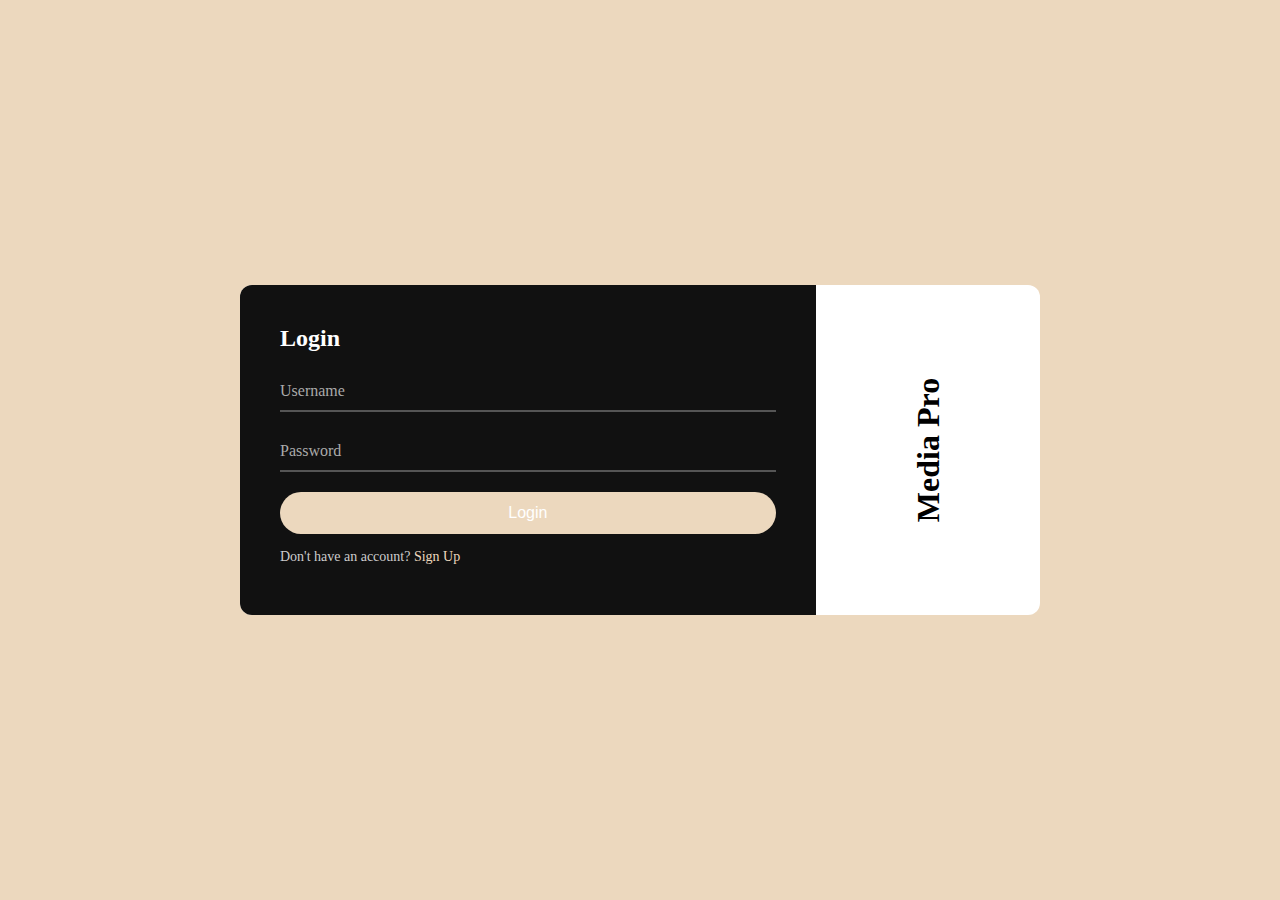
<file: index.html>
<!DOCTYPE html>
<html lang="en">

<head>
  <meta charset="UTF-8">
  <meta name="viewport" content="width=device-width, initial-scale=1.0">
  <title>Login</title>
  <link rel="icon" href="media1.ico" type="image/x-icon">

  <link rel="stylesheet" href="CSS/style.css"> 
</head>

<body>

  <div class="container">
    <div class="form-box">
      <h2 id="form-title">Login</h2>
      <form id="authForm">
        <div class="input-box">
          <input type="text" id="username" required>
          <label>Username</label>
        </div>
        <div class="input-box">
          <input type="password" id="password" required>
          <label>Password</label>
        </div>
        <button type="submit" id="submitBtn">Login</button>
      </form>
      <p id="toggle-text">Don't have an account?
        <span id="toggle-link">Sign Up</span>
      </p>
      <p id="message"></p>
    </div>

    <div class="welcome-box">
      <h1>Media Pro</h1>
    </div>

  </div>

  <script src="JS/index.js"></script>
</body>

</html>
</file>
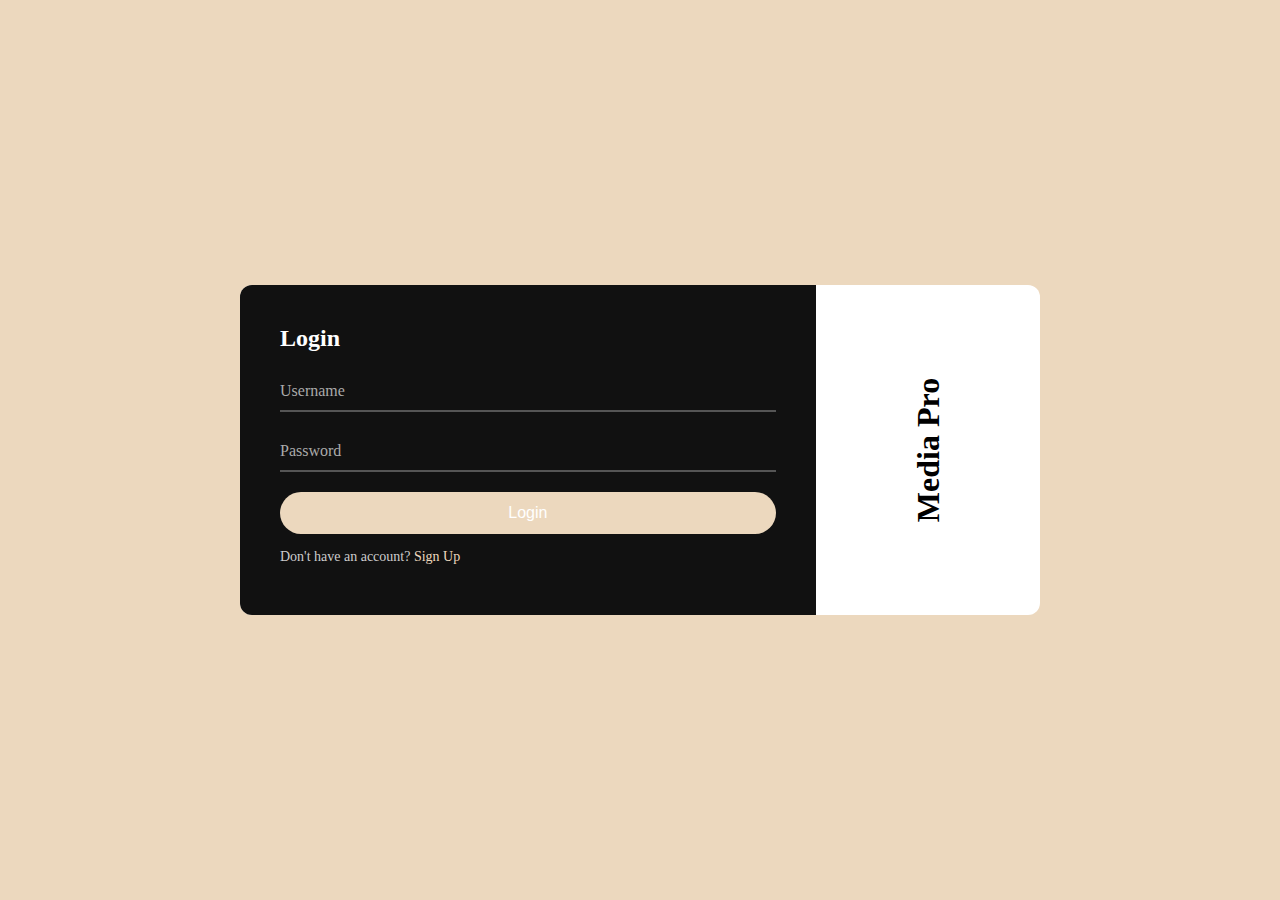
<file: HTML/index.html>
<!DOCTYPE html>
<html lang="en">

<head>
  <meta charset="UTF-8">
  <meta name="viewport" content="width=device-width, initial-scale=1.0">
  <title>Login</title>
  <link rel="icon" href="../media1.ico" type="image/x-icon">

  <link rel="stylesheet" href="../CSS/style.css"> 
</head>

<body>

  <div class="container">
    <div class="form-box">
      <h2 id="form-title">Login</h2>
      <form id="authForm">
        <div class="input-box">
          <input type="text" id="username" required>
          <label>Username</label>
        </div>
        <div class="input-box">
          <input type="password" id="password" required>
          <label>Password</label>
        </div>
        <button type="submit" id="submitBtn">Login</button>
      </form>
      <p id="toggle-text">Don't have an account?
        <span id="toggle-link">Sign Up</span>
      </p>
      <p id="message"></p>
    </div>

    <div class="welcome-box">
      <h1>Media Pro</h1>
    </div>

  </div>

  <script src="../JS/index.js"></script>
</body>


</html>
</file>
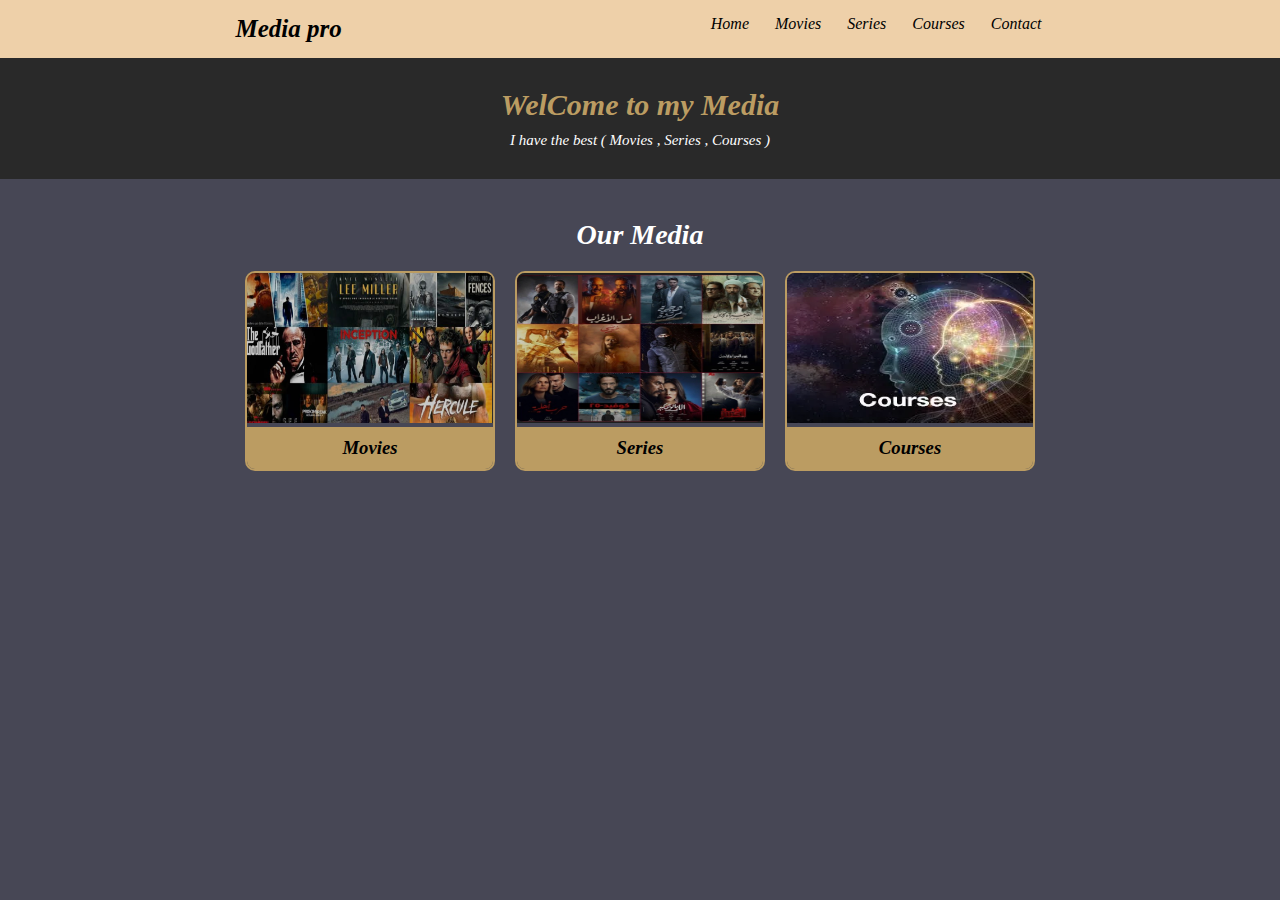
<file: Home.html>
<!DOCTYPE html>
<html lang="en">
<head>
    <meta charset="UTF-8">
    <meta name="viewport" content="width=device-width, initial-scale=1.0">
    <title>Media pro</title>
    <link rel="icon" href="../media1.ico" type="image/x-icon">
    <link rel="stylesheet" href="CSS/Home.css">
</head>
<body>
    <header>
        <h1 class="logo">Media pro</h1>
            <nav>
                <ul>
                    <li><a href="Home.html">Home</a></li>
                    <li><a href="Movies.html" target="_blank">Movies</a></li>
                    <li><a href="Series.html" target="_blank">Series</a></li>
                    <li><a href="Courses.html" target="_blank">Courses</a></li>
                    <li><a href="Contact.html" target="_blank">Contact</a></li>
                </ul>
            </nav>
    </header>

    <section class="welcome">
        <h2>WelCome to my Media</h2>
        <P>I have the best ( Movies , Series , Courses )</P>
    </section>

    <section class="all">
        <h2>Our Media</h2>
        <div class="Media">
            <div class="mov">
                <a href="Movies.html" target="_blank"><img src="photo/movies 1.png" alt="Movies"></a>
                <a href="Movies.html" target="_blank"><h3>Movies</h3></a>
            </div>
            <div class="mov">
                <a href="Series.html" target="_blank"><img src="photo/series 1..png" alt="Series" ></a>
                <a href="Series.html" target="_blank"><h3>Series</h3></a>
            </div>
            <div class="mov">
                <a href="Courses.html" target="_blank"><img src="Courses/Courses1.png" alt="Videos"></a>
                <a href="Courses.html" target="_blank" ><h3>Courses</h3></a>
            </div>
        </div>
    </section>


    <!-- <div class="card">
        <div class="card-header">
          Featured
        </div>
        <div class="card-body">
          <h5 class="card-title">Special title treatment</h5>
          <p class="card-text">With supporting text below as a natural lead-in to additional content.</p>
          <a href="#" class="btn btn-primary">Go somewhere</a>
        </div>
      </div> -->
</body>

</html>
</file>
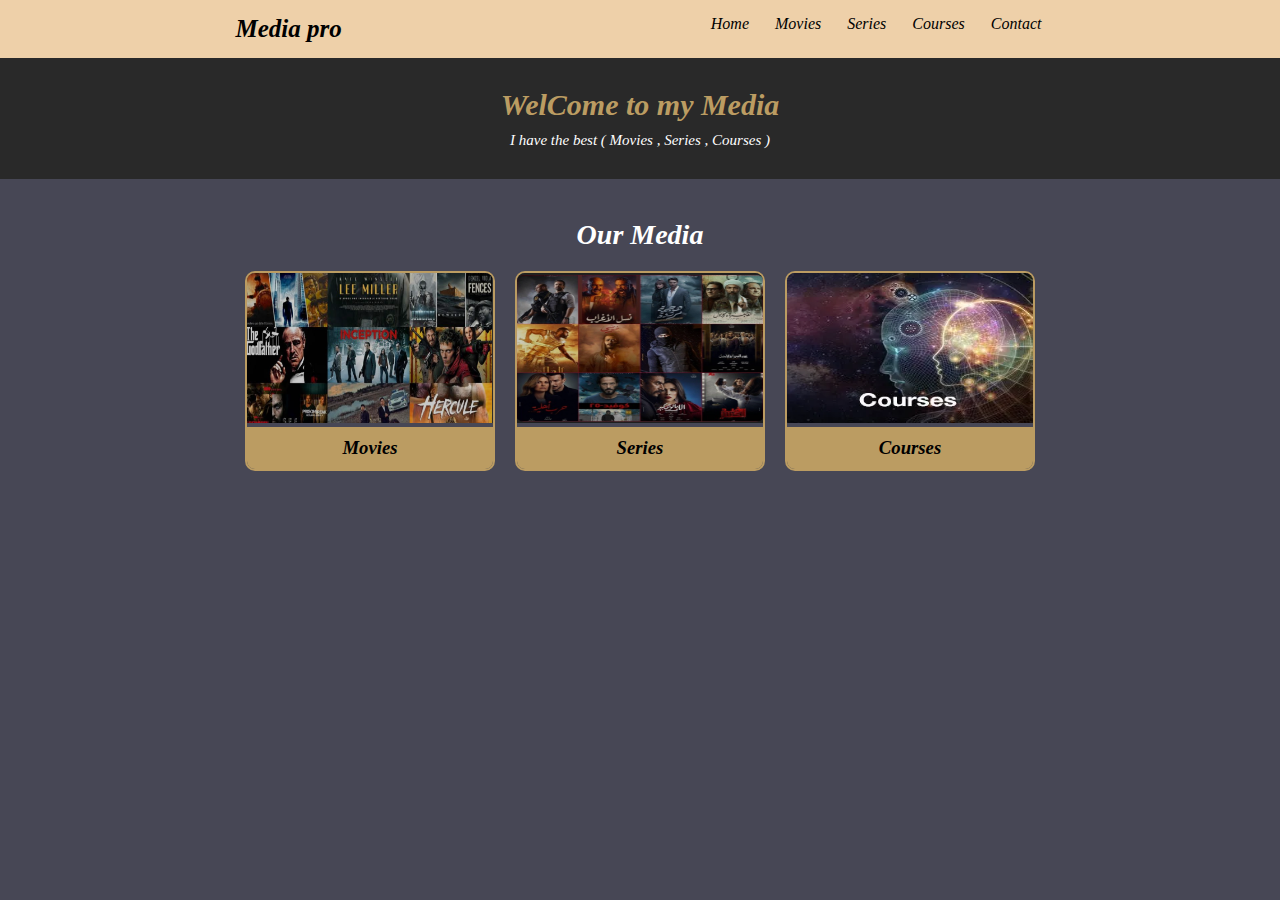
<file: HTML/Home.html>
<!DOCTYPE html>
<html lang="en">
<head>
    <meta charset="UTF-8">
    <meta name="viewport" content="width=device-width, initial-scale=1.0">
    <title>Media pro</title>
    <link rel="icon" href="../media1.ico" type="image/x-icon">
    <link rel="stylesheet" href="../CSS/Home.css">
</head>
<body>
    <header>
        <h1 class="logo">Media pro</h1>
            <nav>
                <ul>
                    <li><a href="Home.html">Home</a></li>
                    <li><a href="Movies.html" target="_blank">Movies</a></li>
                    <li><a href="Series.html" target="_blank">Series</a></li>
                    <li><a href="Courses.html" target="_blank">Courses</a></li>
                    <li><a href="Contact.html" target="_blank">Contact</a></li>
                </ul>
            </nav>
    </header>

    <section class="welcome">
        <h2>WelCome to my Media</h2>
        <P>I have the best ( Movies , Series , Courses )</P>
    </section>

    <section class="all">
        <h2>Our Media</h2>
        <div class="Media">
            <div class="mov">
                <a href="Movies.html" target="_blank"><img src="../photo/movies 1.png" alt="Movies"></a>
                <a href="Movies.html" target="_blank"><h3>Movies</h3></a>
            </div>
            <div class="mov">
                <a href="Series.html" target="_blank"><img src="../photo/series 1..png" alt="Series" ></a>
                <a href="Series.html" target="_blank"><h3>Series</h3></a>
            </div>
            <div class="mov">
                <a href="Courses.html" target="_blank"><img src="../Courses/Courses1.png" alt="Videos"></a>
                <a href="Courses.html" target="_blank" ><h3>Courses</h3></a>
            </div>
        </div>
    </section>


    <!-- <div class="card">
        <div class="card-header">
          Featured
        </div>
        <div class="card-body">
          <h5 class="card-title">Special title treatment</h5>
          <p class="card-text">With supporting text below as a natural lead-in to additional content.</p>
          <a href="#" class="btn btn-primary">Go somewhere</a>
        </div>
      </div> -->
</body>
</html>
</file>
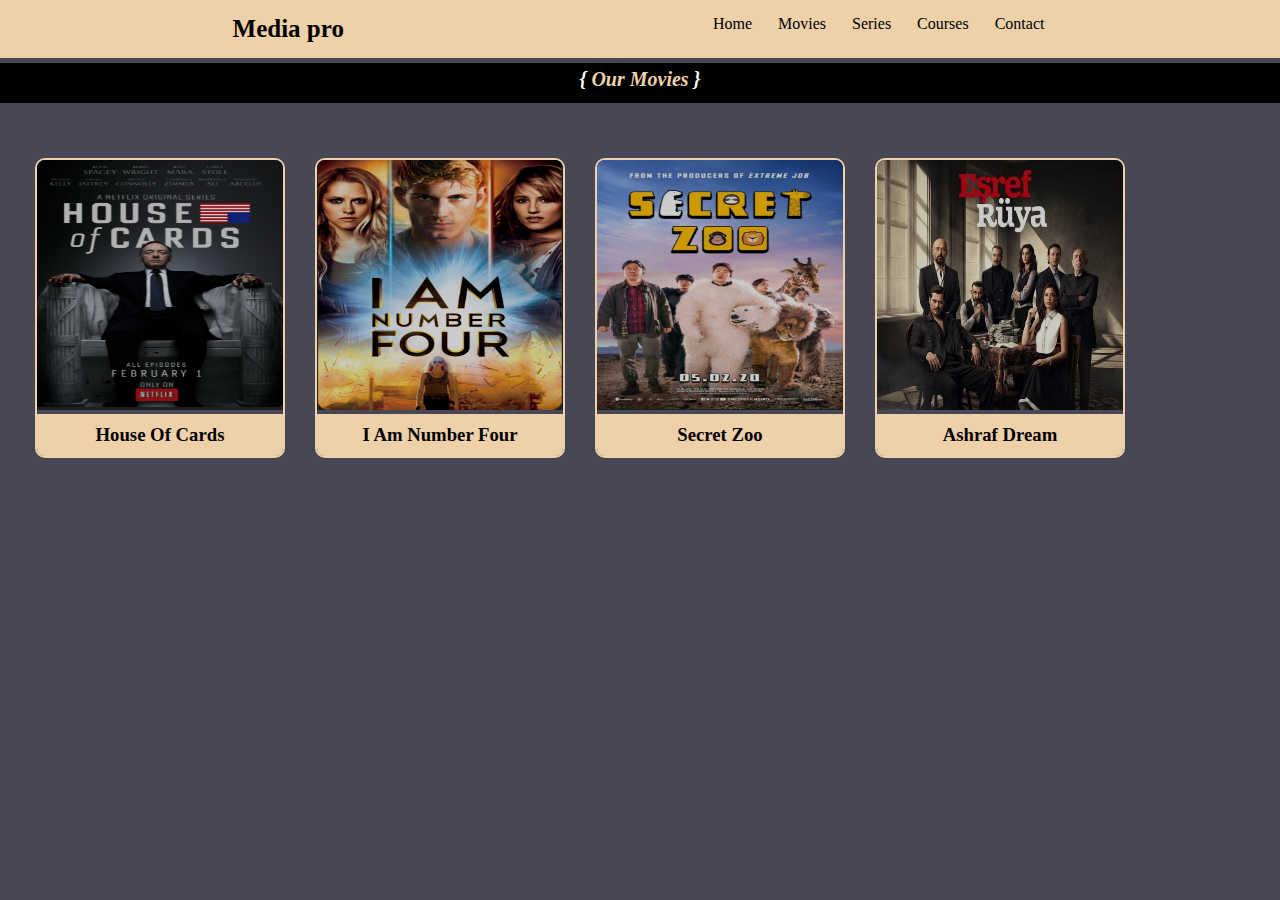
<file: HTML/Movies.html>
<!DOCTYPE html>
<html lang="en">

<head>
    <meta charset="UTF-8">
    <meta name="viewport" content="width=device-width, initial-scale=1.0">
    <title>Movies</title>
    <link rel="icon" href="../media1.ico" type="image/x-icon">
    <link rel="stylesheet" href="../CSS/Movies.css">
</head>

<body>

    <header>
        <h1 class="logo">Media pro</h1>
        <nav>
            <ul>
                <li><a href="Home.html" target="_blank">Home</a></li>
                <li><a href="Movies.html">Movies</a></li>
                <li><a href="Series.html" target="_blank">Series</a></li>
                <li><a href="Courses.html" target="_blank">Courses</a></li>
                <li><a href="Contact.html" target="_blank">Contact</a></li>
            </ul>
        </nav>
    </header>
    <section class="movies">
        <h2>{ <span>Our Movies</span> }</h2>
    </section>

    <section class="contener">
        <div class="allmov">
            <div class="film">
                <a href="../Movies/(House Of Cards -S1-E1).mp4"><img src="../Movies/house of cards.png"
                        alt="first film"></a>
                <a href="../Movies/(House Of Cards -S1-E1).mp4">
                    <h3>House Of Cards</h3>
                </a>
            </div>
            <div class="film">
                <a href="../Movies/I am Number Four (2011).mp4"><img src="../Movies/i am number 4.png"
                        alt="second film"></a>
                <a href="../Movies/I am Number Four (2011).mp4">
                    <h3>I Am Number Four</h3>
                </a>
            </div>
            <div class="film">
                <a href="../Movies/Secret Zoo (2020).mp4"><img src="../Movies/Secret Zoo ph.png" alt="second film"></a>
                <a href="../Movies/Secret Zoo (2020).mp4">
                    <h3>Secret Zoo</h3>
                </a>
            </div>
            <div class="film">
                <a href="../Movies/حلم اشرف.mp4"><img src="../Movies/حلم أشرف.png" alt="fourth film"></a>
                <a href="../Movies/حلم اشرف.mp4">
                    <h3>Ashraf Dream</h3>
                </a>
            </div>
        </div>
    </section>
</body>

</html>
</file>
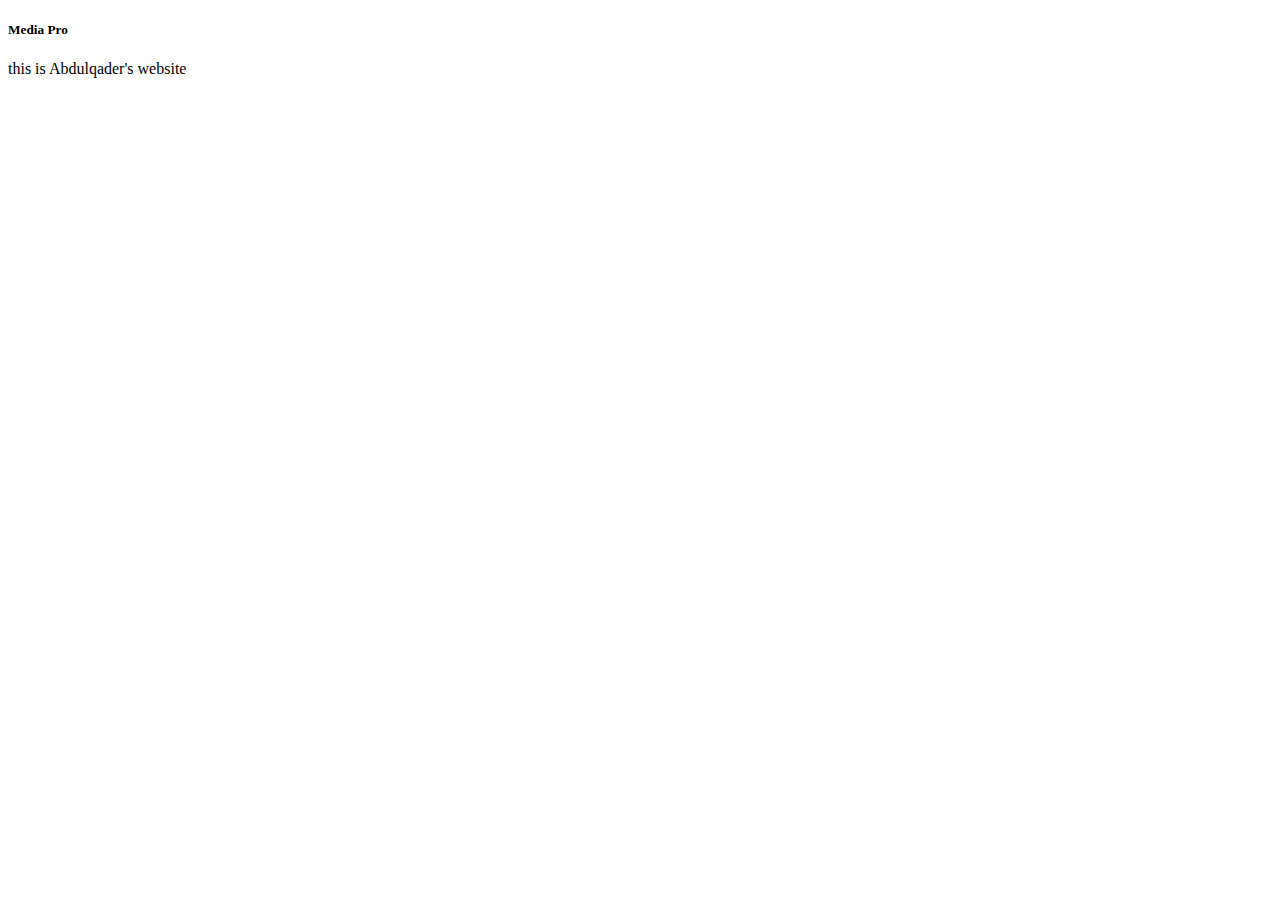
<file: HTML/msg1.html>
<!DOCTYPE html>
<html lang="en">
<head>
    <meta charset="UTF-8">
    <meta name="viewport" content="width=device-width, initial-scale=1.0">
    <title>Document</title>
</head>
<body>
    <h5>Media Pro</h5>
    <p>this is Abdulqader's website </p>
</body>
</html>
</file>
<file: CSS/style.css>
* {
  margin: 0;
  padding: 0;
  box-sizing: border-box;
  }

body {
  min-height: 100vh;
  display: flex;
  align-items: center;
  justify-content: center;
  background-color: rgb(236, 216, 190);
  color: #fff;
}

.container {
  display: flex;
  width: 800px;
  max-width: 95%;
  background: white;
  border-radius: 12px;
  overflow: hidden;
  box-shadow: black;
}

.form-box {
  flex: 1;
  padding: 40px;
  background: #111;

}

.form-box h2 {
  margin-bottom: 20px;
  color: white;
}

.input-box {
  position: relative;
  margin-bottom: 20px;
}

.input-box input {
  width: 100%;
  padding: 10px;
  background: transparent;
  border: none;
  border-bottom: 2px solid #555;
  color: #fff;
  outline: none;
  font-size: 16px;
}

.input-box label {
  position: absolute;
  top: 10px;
  left: 0;
  color: #aaa;
  transition: 0.3s;
}

.input-box input:focus~label,
.input-box input:valid~label {
  top: -15px;
  font-size: 12px;
  color: rgb(236, 216, 190);
}

button {
  width: 100%;
  padding: 12px;
  border: none;
  border-radius: 25px;
  background-color: rgb(236, 216, 190);
  color: white;
  font-size: 16px;
  cursor: pointer;
  transition: 0.3s;
}

button:hover {
  opacity: 0.8;
}

#toggle-text {
  margin-top: 15px;
  font-size: 14px;
  color: #ccc;
}

#toggle-text span {
  color: rgb(236, 216, 190);
  cursor: pointer;
}

#message {
  margin-top: 10px;
  font-size: 14px;
  text-align: center;
}

.welcome-box {
  display: flex;
  flex-direction: column;
  justify-content: center;
  align-items: center;
  color: black;
  padding: 40px;
  text-align: center;
  transform:rotate(270deg);
 


}
</file>
<file: CSS/Home.css>
*{
    margin: 0;
    padding: 0;
    box-sizing: border-box;
    font-style: italic;
}
body{
    background-color: rgba(65, 65, 79, 0.968);
    color: white;
}

header{
    background-color: rgb(238, 208, 169);
    color: black;
    display: flex;
    flex-wrap: wrap;
    justify-content: center;
    /* align-content: space-between; */
    padding: 15px 30px;
}

header .logo {
    font-size: 25px;
    font-weight: bold;
    /* padding-left: 300px; */
    align-self: center;
    margin-right: 30%;
}

header nav ul{
    list-style: none;
    display: flex;
    gap: 20px;
}

header nav ul li a{
    text-decoration: none;
    /* background-color:rgba(65, 65, 79, 0.968) ; */
    color:black;
    transition: 0.5s;
    padding: 3px;
    border-radius: 10px;
    text-transform: capitalize;
    
}

header nav ul li a:hover,
header nav ul li a.active{
    background-color:black;
    color:rgb(238, 208, 169);
    border-radius: 12px;
    transform:scale(1.2);
    transition: 1s;
    padding: 5px;
}

.welcome {
    text-align: center;
    padding: 30px 15px;
    background-color: rgb(41, 41, 41);
}

.welcome h2{
    font-size: 30px;
    color: rgb(187, 156, 98);
}
.welcome p{
    margin-top:10px ;
    font-size: 15px;
}

.all{
    padding: 40px 20px;
    text-align: center;
}

.all h2{
    font-size: 28px;
    margin-bottom: 20px;
}

.Media{
    display: flex;
    justify-content: center;
    gap: 20px;
    flex-wrap: wrap;
}
.mov {
    width: 250px;
    border: 2px double rgb(187, 156, 98);
    border-radius: 10px;
    overflow: auto;
    transition: 0.3s;
}

.mov :hover{
    transform: translateY(-5px);
    box-shadow: 0 4px 10px rgb(238, 208, 169);
}

.mov img{
    width: 100%;
    height: 150px;
}

.mov h3{
    background-color:rgb(187, 156, 98);
    color: black;
    padding: 10px;
}

.mov h3:hover{
    background-color: black;
    color: rgb(187, 156, 98);
    padding: 10px;
}

.mov a{
    text-decoration: none;
}

@media screen and (max-width:658px) {
    /* this is for the phone */
    header .logo{
        margin-bottom: 10%;
        padding-left: calc(100% / 3);
    }
}
</file>
<file: CSS/Movies.css>
*{
    margin: 0;
    padding: 0;
    box-sizing:border-box ;
}

body{
    background-color: rgba(65, 65, 79, 0.968);
    color: white;
}

header{
    background-color: rgb(238, 208, 169);
    /* background-color: #eee; */
    color: black;
    display: flex;
    flex-wrap: wrap;
    justify-content: center;
    /* align-content: space-between; */
    
    padding: 15px 30px;
}

header .logo {
    font-size: 25px;
    font-weight: bold;
    /* padding-left: 300px; */
    align-self: center;
    margin-right: 30%;
}

header nav ul{
    list-style: none;
    display: flex;
    gap: 20px;
}

header nav ul li a{
    text-decoration: none;
    /* background-color:rgba(65, 65, 79, 0.968) ; */
    color:black;
    transition: 0.5s;
    padding: 3px;
    border-radius: 10px;
    text-transform: capitalize;

    
}

header nav ul li a:hover,
header nav ul li a.active{
    background-color:black;
    color:rgb(238, 208, 169);
    border-radius: 12px;
    transform:scale(1.2);
    transition: 0.5s;
    padding: 5px;
}

.movies h2{
    margin-top: 5px;
    padding: 5px;
    text-align: center;
    font-style: italic;
    font-size: 20px;
    background-color: black;
    height: 40px;
}

.movies h2 span{
    color: rgb(238, 208, 169);
}

.contener {
    padding: 40px 20px;
    text-align: center;
    /* display: flex; */

}

.allmov{
    display: flex;
    /* justify-content: center;
    gap: 20px;
    flex-wrap: wrap;     */
    animation: scroll 15s linear infinite;
    width: calc(250px * 5);
    overflow: hidden;

}

.allmov:hover{
        animation-play-state: paused;
}

.film{
    width: 250px;
    margin: 15px;
    border: 2px solid rgb(238, 208, 169);
    border-radius: 10px;
    overflow: hidden;
    transition: 0.3s;
    
}

.film:hover{
    transform: scale(1.05);
    box-shadow: 0 4px 8px white;
}

.film img{
    width: 100%;
    height: 250px;
    
    /* object-fit: cover; */
    
}

.film h3{
    background-color: rgb(238, 208, 169);
    color: black;
    padding: 10px;    
}

.film h3:hover{
    background-color: black;
    color: rgb(238, 208, 169);
    padding: 10px;
}

.film a{
    text-decoration: none;
}

@keyframes scroll {
    0% {
      transform: translateX(65%);
    }
    100% {
      transform: translateX(-90%);
    }
}  

@media (max-width:768px) {
    header .logo{
        margin-bottom: 10%;
        padding-left: calc(100% / 3);
    }
    .contener{
        display: flex;
    }
    .allmov{
        animation: none;
        justify-content: center;
        flex-wrap: wrap;
    }

     .film{
        flex:0 5px calc(50% - 20px);
    } 

    
}


/* 
@media screen and (max-width:1105px) {
    .allmov{
        animation: none;
    }
}
 */


/* 
 @media screen and (max-width:658px) {
    /* this is for the phone 
    header .logo{
        margin-bottom: 10%;
        padding-left: calc(100% / 3);
    }
    .contener{
        display: flex;
    }


    .allmov{
        /* display: flex; 
        /* justify-content: center; 
        align-content
        : center;
      /* gap: 20px
        flex-wrap: wrap;      
        flex-direction: column;
        animation: none;
       
        width: calc(100% / 2);
        overflow: hidden;
        flex-wrap: wrap;
    
    }

    .film{
        width: 50%;
        
        
    }
   
}  */
</file>
